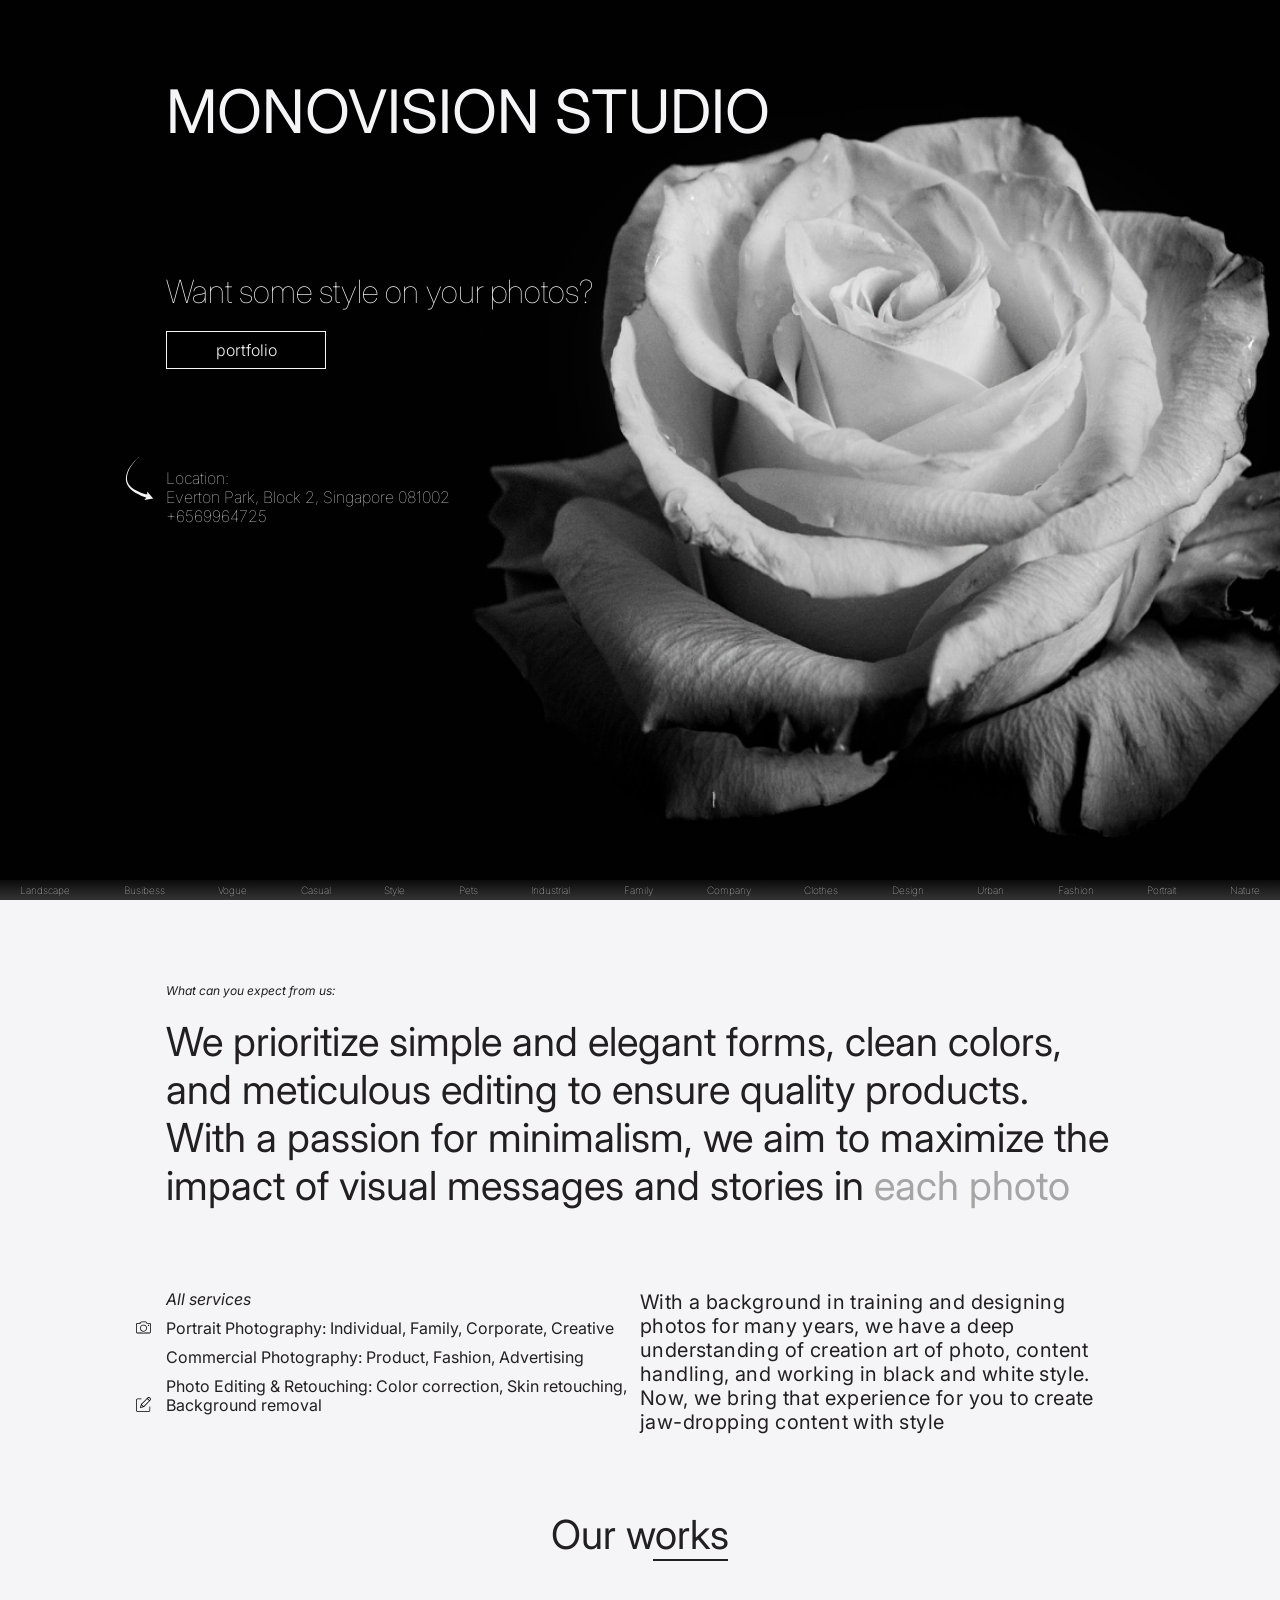
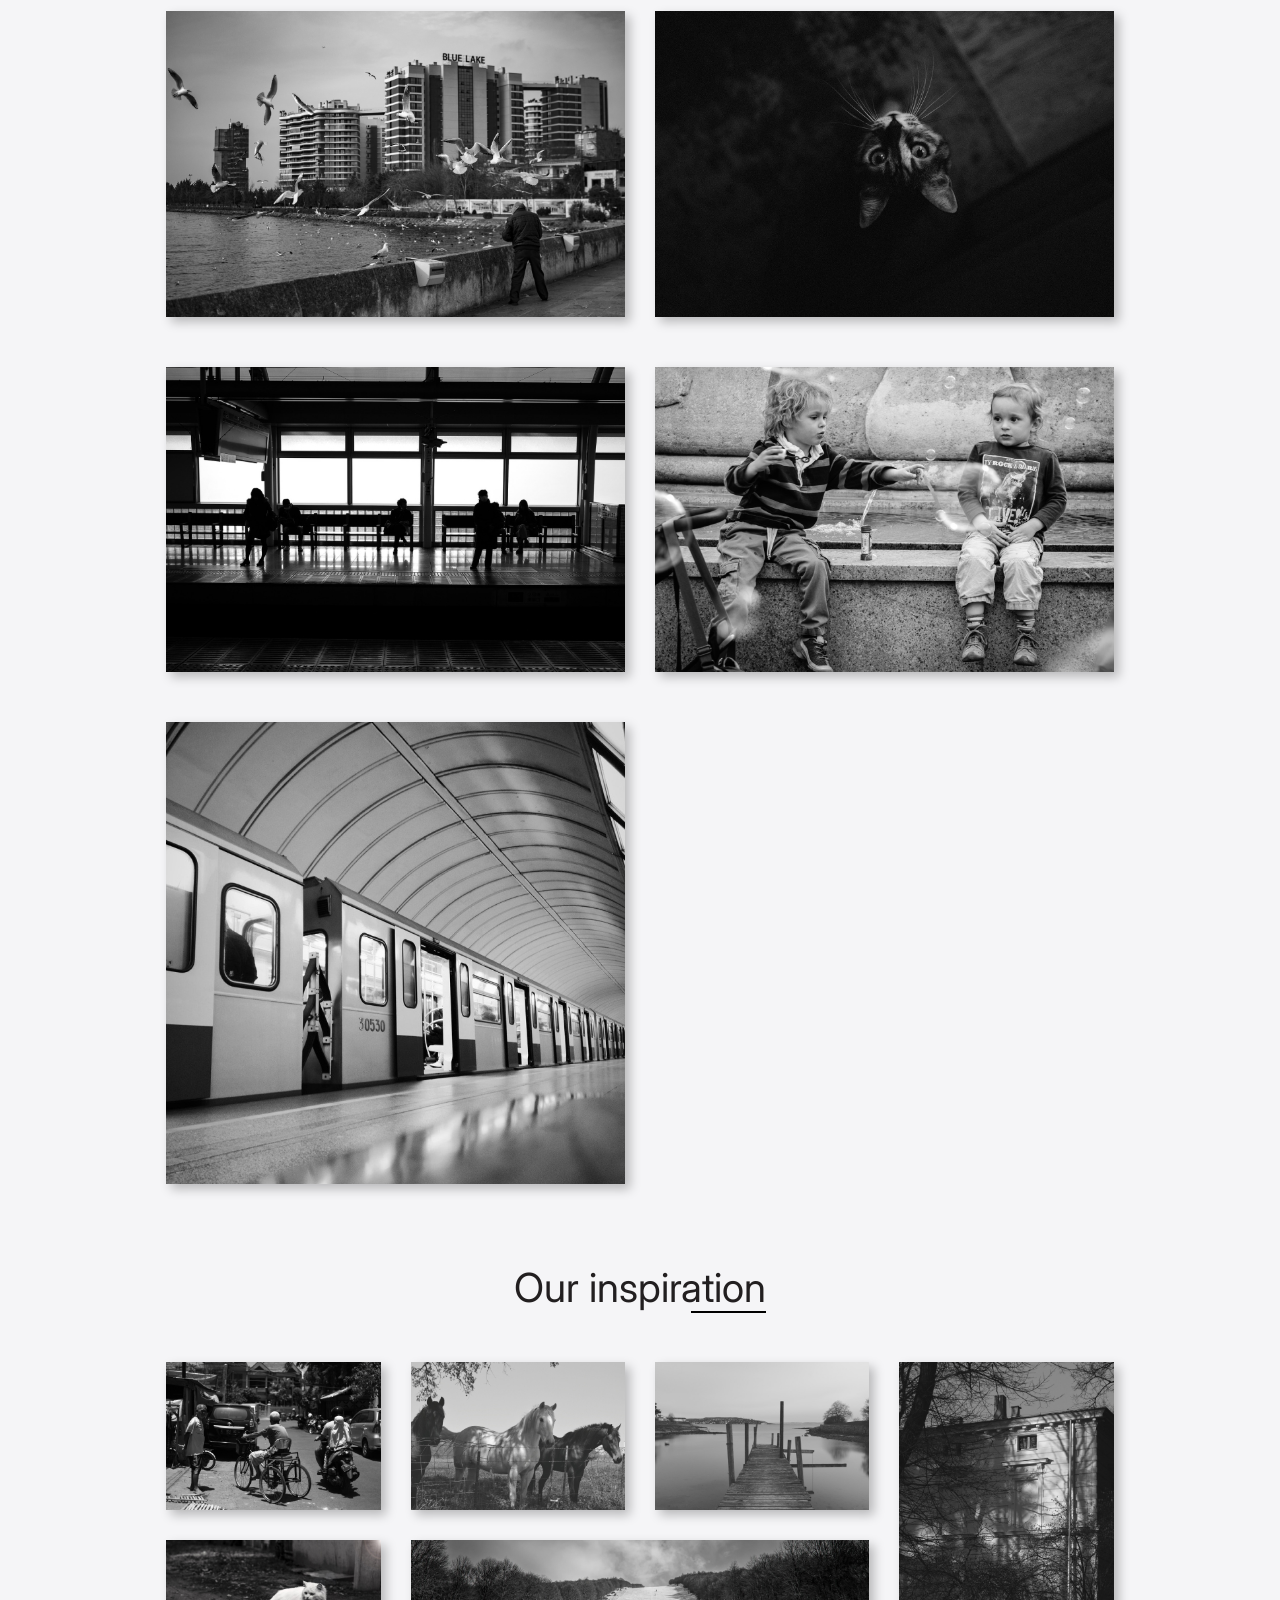
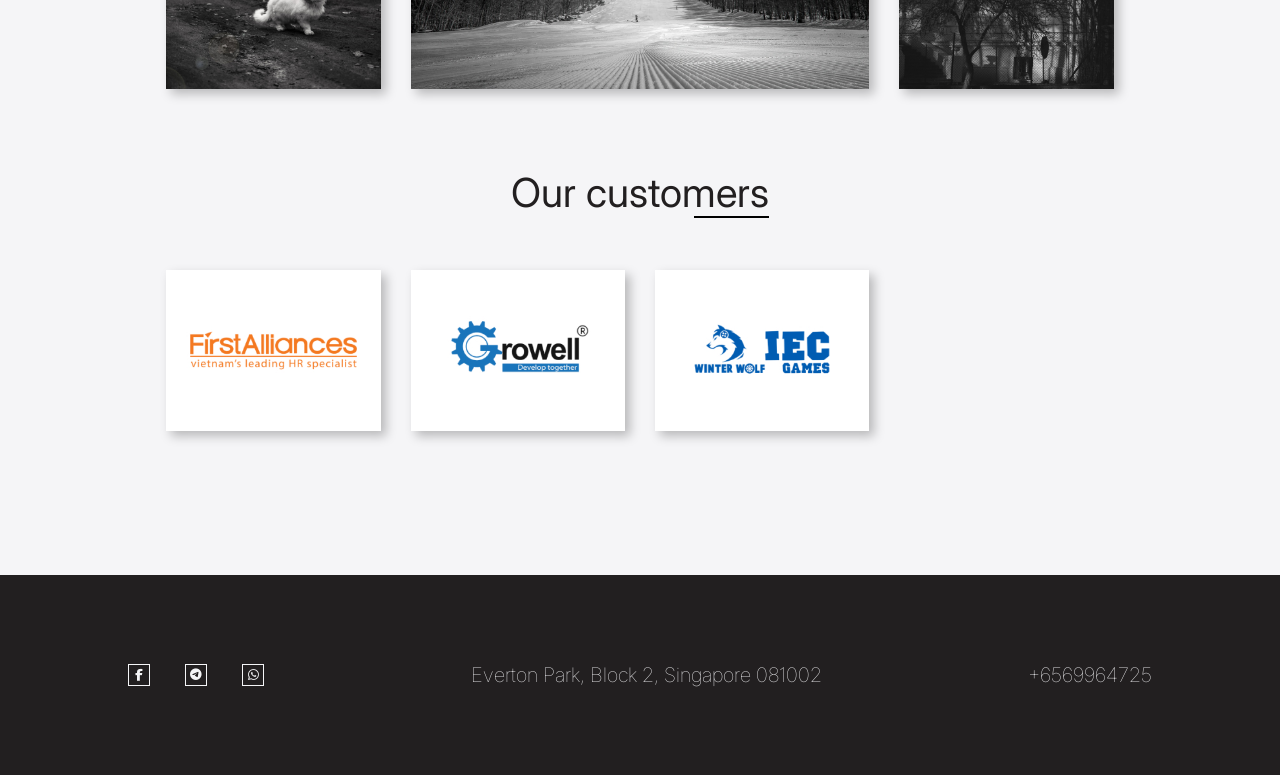
<file: index.html>
<!DOCTYPE html>
<html lang="en">
	<head>
		<meta charset="UTF-8" />
		<meta name="viewport" content="width=device-width, initial-scale=1.0" />
		<meta name="description" content="Website for Monovision Studio" />
		<meta name="author" content="Awesome student" />
		<title>Monovision Studio</title>
		<link rel="stylesheet" href="css/modern-normalize.min.css" />
		<link
			href="https://fonts.googleapis.com/css2?family=Inter:ital,opsz,wght@0,14..32,100..900;1,14..32,100..900&display=swap"
			rel="stylesheet"
		/>
		<!-- <link rel="stylesheet" href="css/fontello.css"> -->
		<link rel="icon" typy="image/x-icon" href="favicon.ico">
		<link rel="stylesheet" href="https://cdnjs.cloudflare.com/ajax/libs/font-awesome/6.5.0/css/all.min.css">
		<link rel="stylesheet" href="css/style.css" />
		<link rel="stylesheet" href="css/media.css">
	</head>
	<body>
		<main>
			<section class="promo">
				<div class="container">
					<h1 class="promo__title">
						Monovision Studio
					</h1>
					<h2 class="promo__subtitle">
						Want some style on your photos?
					</h2>
					<a href="#" class="btn">
						portfolio
					</a>
					<div class="promo__address">
						Location:
						<address>
							Everton Park, Block 2, Singapore 081002
						</address>
						<a href="tel:+6569964725">
								+6569964725
						</a>
					</div>
				</div>
				<ul class="keywords">
					<li>Landscape</li>
					<li>Busibess</li>
					<li>Vogue</li>
					<li>Casual</li>
					<li>Style</li>
					<li>Pets</li>
					<li>Industrial</li>
					<li>Family</li>
					<li>Company</li>
					<li>Clothes</li>
					<li>Design</li>
					<li>Urban</li>
					<li>Fashion</li>
					<li>Portrait</li>
					<li>Nature</li>
				</ul>
			</section>
			<section class="about">
				<div class="container">
					<h2 class="about__title">
						What can you expect from us:
					</h2>
					<p class="about__text">
						We prioritize simple and elegant forms, clean colors, and meticulous editing to ensure quality products. With a passion for minimalism, we aim to maximize the impact of visual messages and stories in <span>each photo</span>
					</p>
					<div class="about__services-types">
						<div class="about__services">
							<div class="about__services__subtitle">
								All services
							</div>
							<ul class="about__services-list">
								<li>Portrait Photography: Individual, Family, Corporate, Creative
								</li>
								<li>Commercial Photography: Product, Fashion, Advertising
								</li>
								<li>
								Photo Editing & Retouching: Color correction, Skin retouching, Background removal
								</li>
							</ul>			
						</div>
						<div class="about__services-text">
							With a background in training and designing photos for many years, we have a deep understanding of creation art of photo, content handling, and working in black and white style. 
							Now, we bring that experience for you to create jaw-dropping content with style
						</div>
					</div>
				</div>
			</section>
			<section class="works">
				<div class="container">
				<div class="title_wrapper">
					<h2 class="works__title">
					Our works
					</h2>
				</div>
					<div class="works__templates">
						<img src="img/works/bridge.jpg" alt="bridge" class="works__templates-pics">
						<img src="img/works/cat.jpg" alt="cat" class="works__templates-pics">
						<img src="img/works/train.jpg" alt="train" class="works__templates-pics">
						<img src="img/works/children.jpg" alt="children" class="works__templates-pics">
						<img src="img/works/underground.jpg" alt="underground" class="works__templates-pics">
					</div>
				</div>
			</section>
			<section class="inspiration">
				<div class="container">
					<h2 class="inspiration__title">
						<span>Our inspiration</span>
					</h2>
					<div class="inspiration__grid">
						<div class="inspiration__grid-item">
							<img src="img/inspiration/man.jpg" alt="man" class="inspiration__grid-img">
						</div>
						<div class="inspiration__grid-item">
							<img src="img/inspiration/horses.jpg" alt="horses" class="inspiration__grid-img">
						</div>
						<div class="inspiration__grid-item">
							<img src="img/inspiration/bridge.jpg" alt="bridge" class="inspiration__grid-img">
						</div>
						<div class="inspiration__grid-item">
							<img src="img/inspiration/cat.jpg" alt="cat" class="inspiration__grid-img">
						</div>
						<div class="inspiration__grid-item wide">
							<img src="img/inspiration/sky.jpg" alt="sky" class="inspiration__grid-img">
						</div>
						<div class="inspiration__grid-item tall">
							<img src="img/inspiration/tenement.jpg" alt="tenement" class="inspiration__grid-img">
						</div>
					</div>
				</div>
			</section>
			<section class="customers">
				<div class="container">
					<h2 class="customers__title">
						<span>Our customers</span>
					</h2>
					<div class="customers__wrapper">
						<div class="customers__wrapper-item">
							<img src="logo/logo-first-alliances.jpg" alt="FirstAlliances_logo" class="customers__wrapper-img">
						</div>
						<div class="customers__wrapper-item">
							<img src="logo/logo-growell.jpg" alt="Growell_logo" class="customers__wrapper-img">
						</div>
						<div class="customers__wrapper-item">
							<img src="logo/logo-iec-winter-wolf.jpg" alt="IEC_logo" class="customers__wrapper-img">
						</div>
					</div>
				</div>
			</section>
			<footer class="footer">
				<div class="footer__container">
					<div class="footer__flex-wrapper">
						<div class="footer__social-media">
							<a href="#" class="footer__social-media-frame">
								<!-- <img src="icons/facebook.svg" alt="facebook" class="footer__social-media-logo"> -->
								 <!-- <span class="icon-facebook"></span> -->
								  <i class="fa-brands fa-facebook-f"></i>
							</a>
							<a href="#" class="footer__social-media-frame">
								<!-- <img src="icons/tg.svg" alt="telegram" class="footer__social-media-logo"> -->
								 <!-- <span class="icon-telegram"></span> -->
								  <i class="fa-brands fa-telegram"></i>
							</a>
							<a href="#" class="footer__social-media-frame">
								<!-- <img src="icons/whatsapp.svg" alt="whatsapp" class="footer__social-media-logo"> -->
								 <!-- <span class="icon-whatsapp"></span> -->
								  <i class="fa-brands fa-whatsapp"></i>
							</a>
							
						</div>
					<address>
						Everton Park, Block 2, Singapore 081002
					</address>
					<a href="tel:+6569964725" class="footer__number">+6569964725</a>
					</div>
				</div>
			</footer>
		</main>
	</body>
</html>
</file>
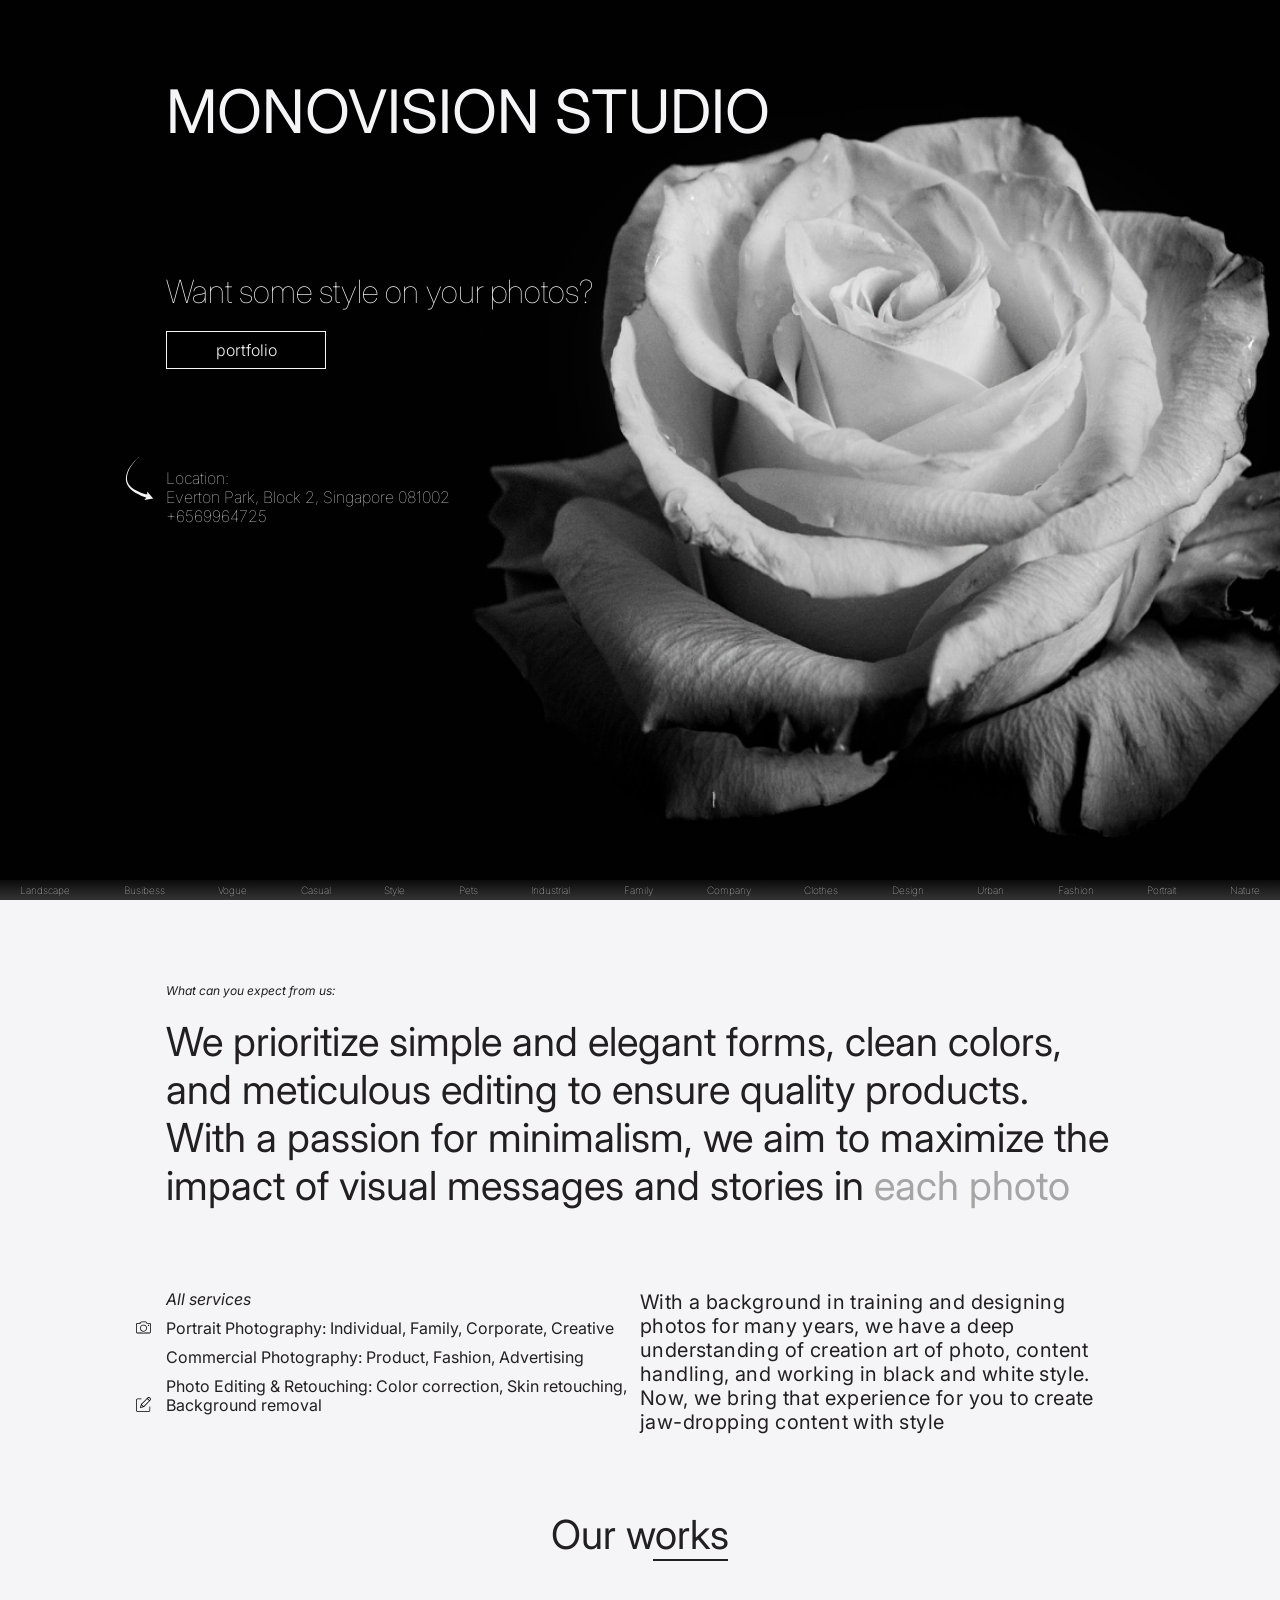
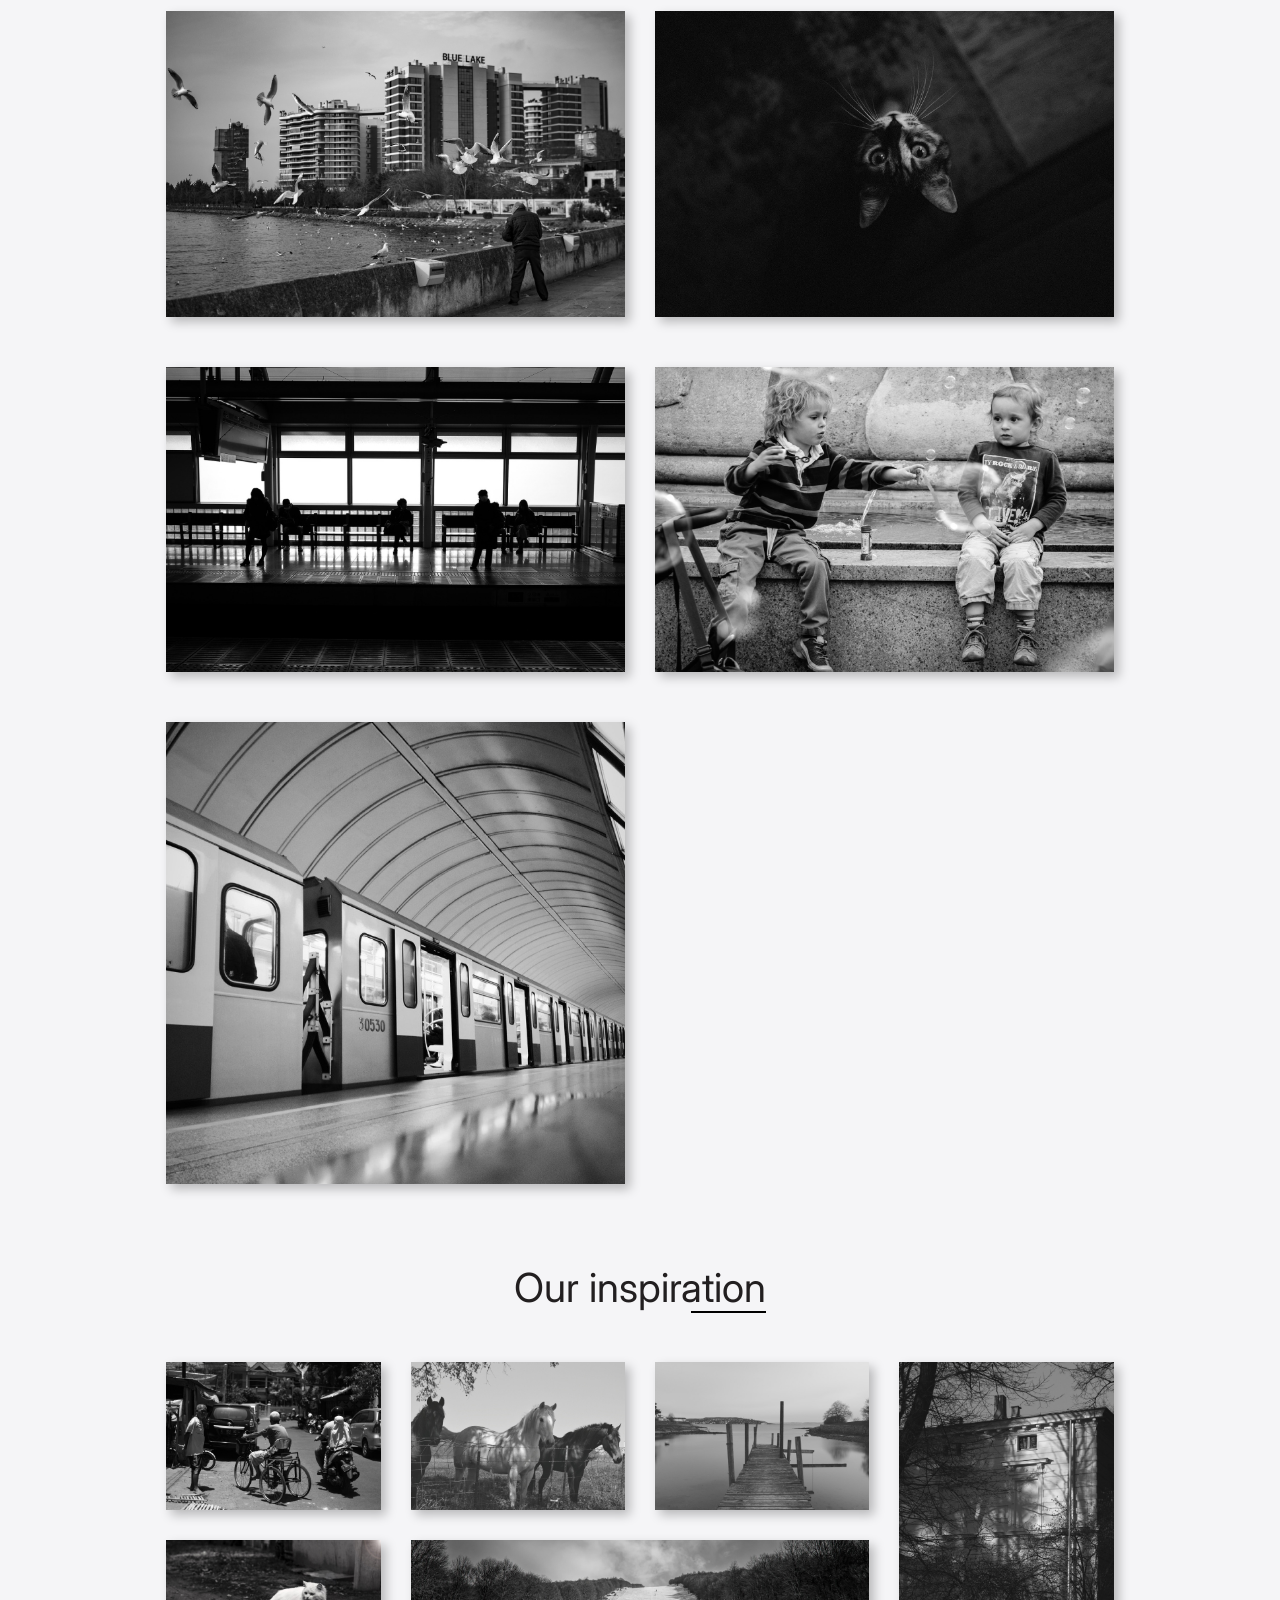
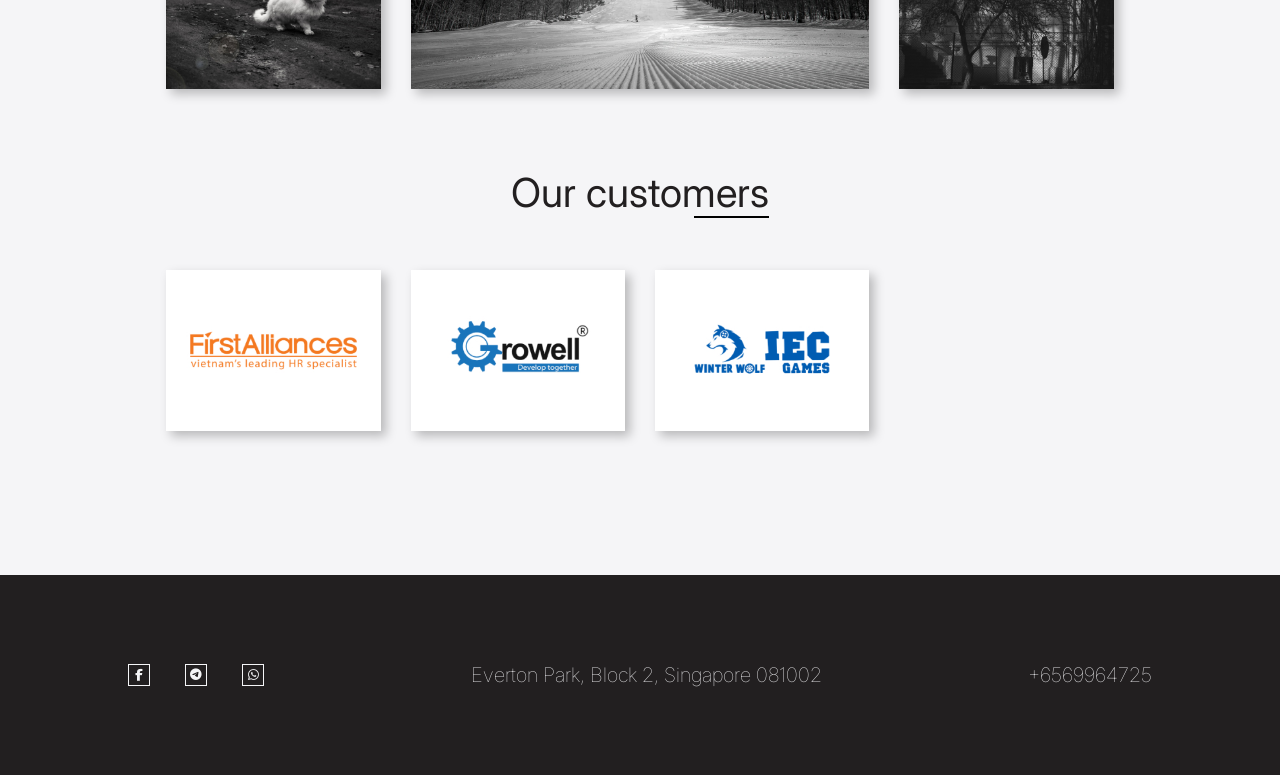
<file: src/index.html>
<!DOCTYPE html>
<html lang="en">
	<head>
		<meta charset="UTF-8" />
		<meta name="viewport" content="width=device-width, initial-scale=1.0" />
		<meta name="description" content="Website for Monovision Studio" />
		<meta name="author" content="Awesome student" />
		<title>Monovision Studio</title>
		<link rel="stylesheet" href="css/modern-normalize.min.css" />
		<link
			href="https://fonts.googleapis.com/css2?family=Inter:ital,opsz,wght@0,14..32,100..900;1,14..32,100..900&display=swap"
			rel="stylesheet"
		/>
		<!-- <link rel="stylesheet" href="css/fontello.css"> -->
		 <link rel="stylesheet" href="https://cdnjs.cloudflare.com/ajax/libs/font-awesome/6.5.0/css/all.min.css">
		<link rel="stylesheet" href="css/style.css" />
		<link rel="stylesheet" href="css/media.css">
	</head>
	<body>
		<main>
			<section class="promo">
				<div class="container">
					<h1 class="promo__title">
						Monovision Studio
					</h1>
					<h2 class="promo__subtitle">
						Want some style on your photos?
					</h2>
					<a href="#" class="btn">
						portfolio
					</a>
					<div class="promo__address">
						Location:
						<address>
							Everton Park, Block 2, Singapore 081002
						</address>
						<a href="tel:+6569964725">
								+6569964725
						</a>
					</div>
				</div>
				<ul class="keywords">
					<li>Landscape</li>
					<li>Busibess</li>
					<li>Vogue</li>
					<li>Casual</li>
					<li>Style</li>
					<li>Pets</li>
					<li>Industrial</li>
					<li>Family</li>
					<li>Company</li>
					<li>Clothes</li>
					<li>Design</li>
					<li>Urban</li>
					<li>Fashion</li>
					<li>Portrait</li>
					<li>Nature</li>
				</ul>
			</section>
			<section class="about">
				<div class="container">
					<h2 class="about__title">
						What can you expect from us:
					</h2>
					<p class="about__text">
						We prioritize simple and elegant forms, clean colors, and meticulous editing to ensure quality products. With a passion for minimalism, we aim to maximize the impact of visual messages and stories in <span>each photo</span>
					</p>
					<div class="about__services-types">
						<div class="about__services">
							<div class="about__services__subtitle">
								All services
							</div>
							<ul class="about__services-list">
								<li>Portrait Photography: Individual, Family, Corporate, Creative
								</li>
								<li>Commercial Photography: Product, Fashion, Advertising
								</li>
								<li>
								Photo Editing & Retouching: Color correction, Skin retouching, Background removal
								</li>
							</ul>			
						</div>
						<div class="about__services-text">
							With a background in training and designing photos for many years, we have a deep understanding of creation art of photo, content handling, and working in black and white style. 
							Now, we bring that experience for you to create jaw-dropping content with style
						</div>
					</div>
				</div>
			</section>
			<section class="works">
				<div class="container">
				<div class="title_wrapper">
					<h2 class="works__title">
					Our works
					</h2>
				</div>
					<div class="works__templates">
						<img src="img/works/bridge.jpg" alt="bridge" class="works__templates-pics">
						<img src="img/works/cat.jpg" alt="cat" class="works__templates-pics">
						<img src="img/works/train.jpg" alt="train" class="works__templates-pics">
						<img src="img/works/children.jpg" alt="children" class="works__templates-pics">
						<img src="img/works/underground.jpg" alt="underground" class="works__templates-pics">
					</div>
				</div>
			</section>
			<section class="inspiration">
				<div class="container">
					<h2 class="inspiration__title">
						<span>Our inspiration</span>
					</h2>
					<div class="inspiration__grid">
						<div class="inspiration__grid-item">
							<img src="img/inspiration/man.jpg" alt="man" class="inspiration__grid-img">
						</div>
						<div class="inspiration__grid-item">
							<img src="img/inspiration/horses.jpg" alt="horses" class="inspiration__grid-img">
						</div>
						<div class="inspiration__grid-item">
							<img src="img/inspiration/bridge.jpg" alt="bridge" class="inspiration__grid-img">
						</div>
						<div class="inspiration__grid-item">
							<img src="img/inspiration/cat.jpg" alt="cat" class="inspiration__grid-img">
						</div>
						<div class="inspiration__grid-item wide">
							<img src="img/inspiration/sky.jpg" alt="sky" class="inspiration__grid-img">
						</div>
						<div class="inspiration__grid-item tall">
							<img src="img/inspiration/tenement.jpg" alt="tenement" class="inspiration__grid-img">
						</div>
					</div>
				</div>
			</section>
			<section class="customers">
				<div class="container">
					<h2 class="customers__title">
						<span>Our customers</span>
					</h2>
					<div class="customers__wrapper">
						<div class="customers__wrapper-item">
							<img src="logo/logo-first-alliances.jpg" alt="FirstAlliances_logo" class="customers__wrapper-img">
						</div>
						<div class="customers__wrapper-item">
							<img src="logo/logo-growell.jpg" alt="Growell_logo" class="customers__wrapper-img">
						</div>
						<div class="customers__wrapper-item">
							<img src="logo/logo-iec-winter-wolf.jpg" alt="IEC_logo" class="customers__wrapper-img">
						</div>
					</div>
				</div>
			</section>
			<footer class="footer">
				<div class="footer__container">
					<div class="footer__flex-wrapper">
						<div class="footer__social-media">
							<a href="#" class="footer__social-media-frame">
								<!-- <img src="icons/facebook.svg" alt="facebook" class="footer__social-media-logo"> -->
								 <!-- <span class="icon-facebook"></span> -->
								  <i class="fa-brands fa-facebook-f"></i>
							</a>
							<a href="#" class="footer__social-media-frame">
								<!-- <img src="icons/tg.svg" alt="telegram" class="footer__social-media-logo"> -->
								 <!-- <span class="icon-telegram"></span> -->
								  <i class="fa-brands fa-telegram"></i>
							</a>
							<a href="#" class="footer__social-media-frame">
								<!-- <img src="icons/whatsapp.svg" alt="whatsapp" class="footer__social-media-logo"> -->
								 <!-- <span class="icon-whatsapp"></span> -->
								  <i class="fa-brands fa-whatsapp"></i>
							</a>
							
						</div>
					<address>
						Everton Park, Block 2, Singapore 081002
					</address>
					<a href="tel:+6569964725" class="footer__number">+6569964725</a>
					</div>
				</div>
			</footer>
		</main>
	</body>
</html>
</file>
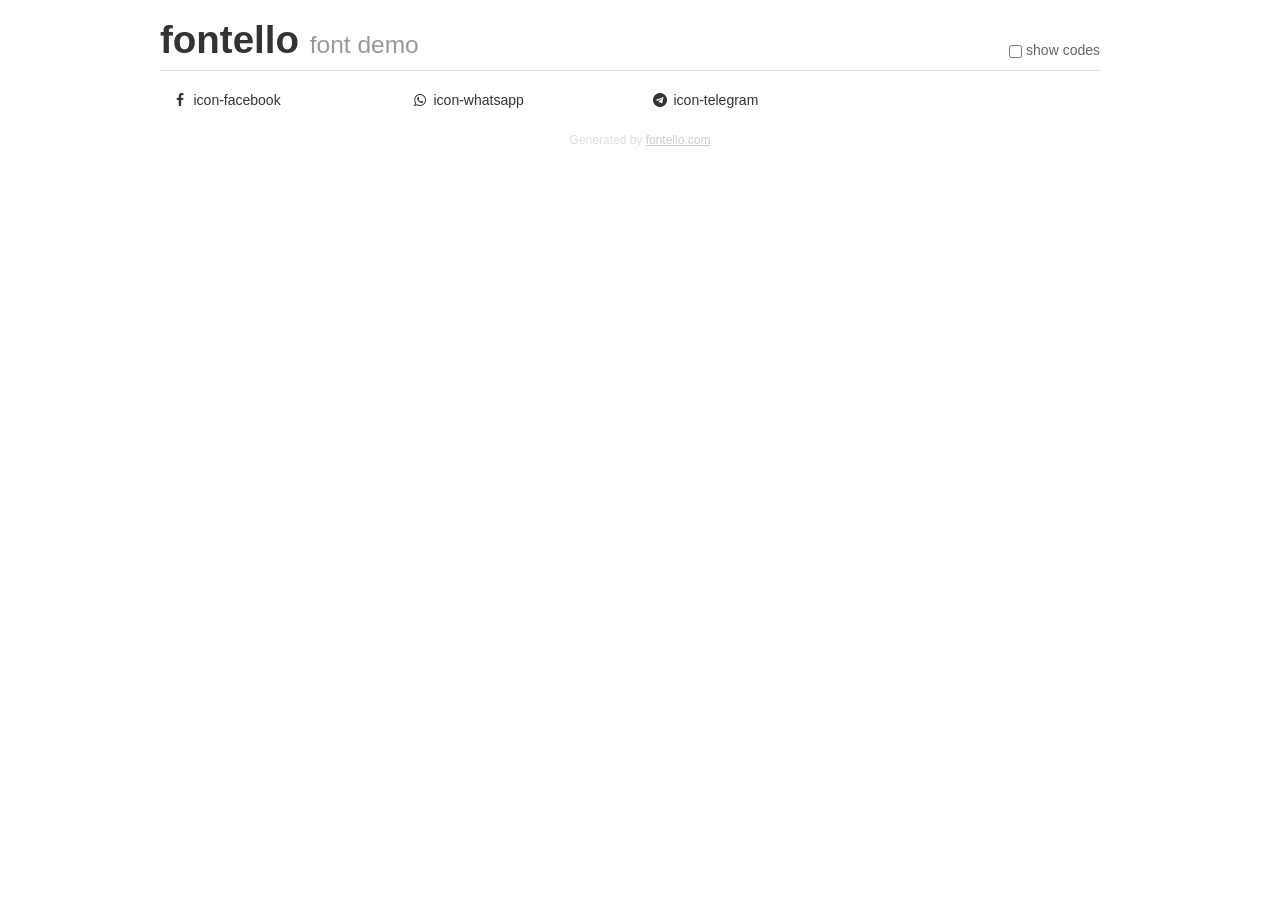
<file: fonts/fontello-4773d98a/demo.html>
<!DOCTYPE html>
<html>
  <head>
  <!--[if lt IE 9]><script language="javascript" type="text/javascript" src="//html5shim.googlecode.com/svn/trunk/html5.js"></script><![endif]-->
  <meta charset="UTF-8">
  <style>
    html {
      font-size: 100%;
      -webkit-text-size-adjust: 100%;
      -ms-text-size-adjust: 100%;
    }
    a:focus {
      outline: thin dotted #333;
      outline: 5px auto -webkit-focus-ring-color;
      outline-offset: -2px;
    }
    a:hover,
    a:active {
      outline: 0;
    }
    input {
      margin: 0;
      font-size: 100%;
      vertical-align: middle;
      *overflow: visible;
      line-height: normal;
    }
    input::-moz-focus-inner {
      padding: 0;
      border: 0;
    }
    body {
      margin: 0;
      font-family: "Helvetica Neue", Helvetica, Arial, sans-serif;
      font-size: 14px;
      line-height: 20px;
      color: #333;
      background-color: #fff;
    }
    a {
      color: #08c;
      text-decoration: none;
    }
    a:hover {
      color: #005580;
      text-decoration: underline;
    }
    .row {
      margin-left: -20px;
      *zoom: 1;
    }
    .row:before,
    .row:after {
      display: table;
      content: "";
      line-height: 0;
    }
    .row:after {
      clear: both;
    }
    .span3 {
      float: left;
      min-height: 1px;
      margin-left: 20px;
      width: 220px;
    }
    .container {
      width: 940px;
      margin-right: auto;
      margin-left: auto;
      *zoom: 1;
    }
    .container:before,
    .container:after {
      display: table;
      content: "";
      line-height: 0;
    }
    .container:after {
      clear: both;
    }
    small {
      font-size: 85%;
    }
    h1 {
      margin: 10px 0;
      font-family: inherit;
      font-weight: bold;
      line-height: 20px;
      color: inherit;
      text-rendering: optimizelegibility;
      line-height: 40px;
      font-size: 38.5px;
    }
    h1 small {
      font-weight: normal;
      line-height: 1;
      color: #999;
      font-size: 24.5px;
    }

    body {
      margin-top: 90px;
    }
    .header {
      position: fixed;
      top: 0;
      left: 50%;
      margin-left: -480px;
      background-color: #fff;
      border-bottom: 1px solid #ddd;
      padding-top: 10px;
      z-index: 10;
    }
    .footer {
      color: #ddd;
      font-size: 12px;
      text-align: center;
      margin-top: 20px;
    }
    .footer a {
      color: #ccc;
      text-decoration: underline;
    }
    .the-icons {
      font-size: 14px;
      line-height: 24px;
    }
    .switch {
      position: absolute;
      right: 0;
      bottom: 10px;
      color: #666;
    }
    .switch input {
      margin-right: 0.3em;
    }
    .codesOn .i-name {
      display: none;
    }
    .codesOn .i-code {
      display: inline;
    }
    .i-code {
      display: none;
    }
    @font-face {
      font-family: 'fontello';
      src: url('./font/fontello.eot?11499815');
      src: url('./font/fontello.eot?11499815#iefix') format('embedded-opentype'),
           url('./font/fontello.woff?11499815') format('woff'),
           url('./font/fontello.ttf?11499815') format('truetype'),
           url('./font/fontello.svg?11499815#fontello') format('svg');
      font-weight: normal;
      font-style: normal;
    }
    .demo-icon {
      font-family: "fontello";
      font-style: normal;
      font-weight: normal;
      speak: never;
     
      display: inline-block;
      text-decoration: inherit;
      width: 1em;
      margin-right: .2em;
      text-align: center;
      /* opacity: .8; */
     
      /* For safety - reset parent styles, that can break glyph codes*/
      font-variant: normal;
      text-transform: none;
     
      /* fix buttons height, for twitter bootstrap */
      line-height: 1em;
     
      /* Animation center compensation - margins should be symmetric */
      /* remove if not needed */
      margin-left: .2em;
     
      /* You can be more comfortable with increased icons size */
      /* font-size: 120%; */
     
      /* Font smoothing. That was taken from TWBS */
      -webkit-font-smoothing: antialiased;
      -moz-osx-font-smoothing: grayscale;
     
      /* Uncomment for 3D effect */
      /* text-shadow: 1px 1px 1px rgba(127, 127, 127, 0.3); */
    }
    </style>
    <link rel="stylesheet" href="css/animation.css"><!--[if IE 7]><link rel="stylesheet" href="css/" + font.fontname + "-ie7.css"><![endif]-->
    <script>
      function toggleCodes(on) {
        var obj = document.getElementById('icons');
      
        if (on) {
          obj.className += ' codesOn';
        } else {
          obj.className = obj.className.replace(' codesOn', '');
        }
      }
    </script>
  </head>
  <body>
    <div class="container header">
      <h1>fontello <small>font demo</small></h1>
      <label class="switch">
        <input type="checkbox" onclick="toggleCodes(this.checked)">show codes
      </label>
    </div>
    <div class="container" id="icons">
      <div class="row">
        <div class="span3" title="Code: 0xf09a">
          <i class="demo-icon icon-facebook">&#xf09a;</i> <span class="i-name">icon-facebook</span><span class="i-code">0xf09a</span>
        </div>
        <div class="span3" title="Code: 0xf232">
          <i class="demo-icon icon-whatsapp">&#xf232;</i> <span class="i-name">icon-whatsapp</span><span class="i-code">0xf232</span>
        </div>
        <div class="span3" title="Code: 0xf2c6">
          <i class="demo-icon icon-telegram">&#xf2c6;</i> <span class="i-name">icon-telegram</span><span class="i-code">0xf2c6</span>
        </div>
      </div>
    </div>
    <div class="container footer">Generated by <a href="https://fontello.com">fontello.com</a></div>
  </body>
</html>
</file>
<file: css/fontello.css>
@font-face {
  font-family: 'fontello';
  src: url('../font/fontello.eot?96937520');
  src: url('../font/fontello.eot?96937520#iefix') format('embedded-opentype'),
       url('../font/fontello.woff2?96937520') format('woff2'),
       url('../font/fontello.woff?96937520') format('woff'),
       url('../font/fontello.ttf?96937520') format('truetype'),
       url('../font/fontello.svg?96937520#fontello') format('svg');
  font-weight: normal;
  font-style: normal;
}
/* Chrome hack: SVG is rendered more smooth in Windozze. 100% magic, uncomment if you need it. */
/* Note, that will break hinting! In other OS-es font will be not as sharp as it could be */
/*
@media screen and (-webkit-min-device-pixel-ratio:0) {
  @font-face {
    font-family: 'fontello';
    src: url('../font/fontello.svg?96937520#fontello') format('svg');
  }
}
*/
[class^="icon-"]:before, [class*=" icon-"]:before {
  font-family: "fontello";
  font-style: normal;
  font-weight: normal;
  speak: never;

  display: inline-block;
  text-decoration: inherit;
  width: 1em;
  margin-right: .2em;
  text-align: center;
  /* opacity: .8; */

  /* For safety - reset parent styles, that can break glyph codes*/
  font-variant: normal;
  text-transform: none;

  /* fix buttons height, for twitter bootstrap */
  line-height: 1em;

  /* Animation center compensation - margins should be symmetric */
  /* remove if not needed */
  margin-left: .2em;

  /* you can be more comfortable with increased icons size */
  /* font-size: 120%; */

  /* Font smoothing. That was taken from TWBS */
  -webkit-font-smoothing: antialiased;
  -moz-osx-font-smoothing: grayscale;

  /* Uncomment for 3D effect */
  /* text-shadow: 1px 1px 1px rgba(127, 127, 127, 0.3); */
}

.icon-facebook:before { content: '\f09a'; } /* '' */
.icon-whatsapp:before { content: '\f232'; } /* '' */
.icon-telegram:before { content: '\f2c6'; } /* '' */
</file>
<file: css/style.css>
/* @import url('media.css'); */

h1,
h2,
h3,
h4,
h5,
figure,
p,
ol,
ul {
	margin: 0;
}

ol[role="list"],
ul[role="list"] {
	list-style: none;
	padding-inline: 0;
}

h1,
h2,
h3,
h4,
h5 {
	font-size: inherit;
	font-weight: inherit;
}

img {
	display: block;
	max-inline-size: 100%;
}

html {
	font-family: "Inter", sans-serif;
	scroll-behavior: smooth;
}

:root {
	--light-color: #f5f5f7;
	--dark-color: #221f20;
	--container-padding-inline: 13%;
	--footer-padding-inline: 10%;
}

.container {
	padding: 0 var(--container-padding-inline);
}

.promo {
	position: relative;
	min-height: 100vh;
	background: url("../img/main_bg.jpg") center center / cover no-repeat;
	padding-top: 75px;
}

.promo__title {
	font-family: "Inter", sans-serif;
	font-style: normal;
	font-weight: 400;
	font-size: 60px;
	line-height: 73px;
	text-transform: uppercase;
	color: var(--light-color, #f5f5f7);
}

.promo__subtitle {
	padding-top: 124px;
	font-family: "Inter", sans-serif;
	font-style: normal;
	font-weight: 100;
	font-size: 32px;
	line-height: 39px;
	color: var(--light-color, #f5f5f7);
}

.promo__address {
	position: relative;
	padding-top: 100px;
	font-family: "Inter", sans-serif;
	font-style: normal;
	font-weight: 100;
	font-size: 16px;
	line-height: 19px;
	color: #f5f5f7;
}

.promo__address address {
	font-family: "Inter", sans-serif;
	font-style: normal;
	font-weight: 100;
	font-size: 16px;
	line-height: 19px;
	color: inherit;
}

.promo__address::before {
	content: "";
	display: block;
	width: 40px;
	height: 49px;
	background: url("../icons/arrow.svg");
	position: absolute;
	left: -45px;
	bottom: 23px;
}

.promo__address a {
	font-family: "Inter", sans-serif;
	font-style: normal;
	font-weight: 100;
	font-size: 16px;
	line-height: 19px;
	color: inherit;
	text-decoration: none;
}

.btn {
	display: flex;
	justify-content: center;
	align-items: center;
	text-align: center;
	margin-top: 20px;
	text-decoration: none;
	width: 160px;
	min-height: 38px;
	padding: 3px 10px;
	border: 1px solid var(--light-color, #f5f5f7);
	font-size: 16px;
	font-weight: 300;
	color: var(--light-color, #f5f5f7);
	background-color: #000;
	cursor: pointer;
	transition: all 0.3s ease-out;
}

.btn:hover {
	filter: drop-shadow(5px 5px 10px rgba(255, 255, 255, 0.62));
	font-style: normal;
	font-weight: 600;
	line-height: 19px;
}

.keywords {
	display: flex;
	justify-content: space-between;
	align-items: center;
	gap: 5px;
	position: absolute;
	bottom: 0;
	width: 100%;
	height: 20px;
	padding: 0 360px;
	background: linear-gradient(
		180deg,
		rgba(255, 255, 255, 0.04) 0%,
		rgba(255, 255, 255, 0.12) 50%,
		rgba(255, 255, 255, 0.2) 100%
	);
}

.keywords li {
	list-style-type: none;
	color: var(--light-color);
	font-size: 10px;
	font-weight: 100;
	line-height: 12px;
}

.about {
	background-color: var(--light-color);
	padding-top: 83px;
}

.about__title {
	font-style: italic;
	font-weight: 400;
	font-size: 12px;
	line-height: 15px;
	color: var(--dark-color);
}

.about__text {
	padding-top: 20px;
	/* max-width: 1100px;
	min-height: 192px; */
	font-style: normal;
	font-weight: 400;
	font-size: 40px;
	line-height: 48px;
	color: var(--dark-color);
}

.about__text span {
	color: #a5a5a5;
}

.about__services-types {
	padding-top: 80px;
	display: flex;
	justify-content: space-between;
}

.about__services-types .about__services {
	max-width: 50%;
}

.about__services-types .about__services-text {
	max-width: 50%;
	align-self: end;
	font-style: normal;
	font-weight: 400;
	font-size: 20px;
	line-height: 24px;
	letter-spacing: 0.02em;
	color: var(--dark-color);
}

.about__services-types .about__services-text::selection {
	background-color: rgba(143, 139, 139, 0.62);
}

.about__services-types .about__services__subtitle {
	font-style: italic;
	font-weight: 400;
	font-size: 16px;
	line-height: 19px;
	color: var(--dark-color);
}

.about__services-types ul {
	/* margin-top: 20px; */
	padding-left: 0;
	position: relative;
}

.about__services-types ul li {
	list-style-type: none;
	padding-top: 10px;
	font-style: normal;
	font-weight: 400;
	font-size: 16px;
	line-height: 19px;
	color: var(--dark-color);
}

.about__services-types ul li:first-child::before {
	content: "";
	display: block;
	width: 15px;
	height: 15px;
	background: url("../icons/camera.svg");
	position: absolute;
	left: -30px;
	top: 11px;
}

.about__services-types ul li:nth-child(3)::before {
	content: "";
	display: block;
	width: 15px;
	height: 15px;
	background: url("../icons/edit.svg");
	position: absolute;
	left: -30px;
	bottom: 3px;
}

.works {
	padding-top: 77px;
	background-color: var(--light-color);
}

.works .title_wrapper {
	margin: 0 auto;
}

.works__title {
	margin: 0 auto;
	width: 194px;
	text-align: center;
	font-style: normal;
	font-weight: 400;
	font-size: 40px;
	line-height: 48px;
	color: var(--dark-color);
}

.works__title::after {
	content: "";
	display: block;
	margin-left: 110px;
	width: 75px;
	height: 2px;
	background-color: var(--dark-color);
}

.works__templates {
	margin-top: 50px;
	display: grid;
	grid-template-columns: repeat(2, minmax(auto, 1fr));
	grid-template-rows: repeat(auto-fill, 1fr);
	column-gap: 30px;
	row-gap: 50px;
}

.works__templates .works__templates-pics {
	width: 100%;
	box-shadow: 5px 5px 10px rgba(0, 0, 0, 0.25);
}

.inspiration {
	background-color: var(--light-color);
}

.inspiration__title {
	padding-top: 80px;
	text-align: center;
	font-style: normal;
	font-weight: 400;
	font-size: 40px;
	line-height: 48px;
	color: var(--dark-color);
}

.inspiration__title span {
	position: relative;
}

.inspiration__title span::after {
	content: "";
	display: block;
	position: absolute;
	bottom: -1px;
	right: 0;
	width: 75px;
	height: 2px;
	background-color: #000;
}

.inspiration__grid {
	margin-top: 50px;
	display: grid;
	grid-template-columns: repeat(4, minmax(auto, 1fr));
	grid-template-rows: minmax(auto, 1fr);
	grid-auto-rows: minmax(auto, 1fr);
	gap: 30px;
}

.inspiration__grid-img {
	width: 100%;
	height: 100%;
	box-shadow: 5px 5px 10px rgba(0, 0, 0, 0.25);
	object-fit: cover;
}

.wide {
	grid-column: 2 / span 2;
	grid-row: 2;
}

.tall {
	grid-column: 4;
	grid-row: 1 / span 2;
}

.customers {
	background-color: var(--light-color);
	padding: 80px 0 144px 0;
}

.customers__title {
	text-align: center;
	font-style: normal;
	font-weight: 400;
	font-size: 40px;
	line-height: 48px;
	color: var(--dark-color);
}

.customers__title span {
	position: relative;
}

.customers__title span::after {
	content: "";
	display: block;
	position: absolute;
	bottom: -1px;
	right: 0;
	width: 75px;
	height: 2px;
	background-color: #000;
}

.customers__wrapper {
	padding-top: 53px;
	display: grid;
	grid-template-columns: repeat(4, minmax(auto, 1fr));
	grid-auto-columns: minmax(auto, 1fr);
	grid-auto-rows: minmax(auto, 1fr);
	gap: 30px;
}

.customers__wrapper-img {
	width: 100%;
	cursor: pointer;
}

.customers__wrapper-item {
	box-shadow: 5px 5px 10px rgba(0, 0, 0, 0.25);
}

footer {
	background-color: var(--dark-color);
}

.footer__container {
	padding: 0 var(--footer-padding-inline);
}

.footer__flex-wrapper {
	display: flex;
	justify-content: space-between;
	align-items: center;
	flex-wrap: wrap;
}

.footer__social-media {
	display: flex;
	justify-content: space-between;
	align-items: center;
	flex-wrap: wrap;
	gap: 35px;
	padding: 88px 0 88px 0;
}

.footer__social-media-frame {
	display: flex;
	justify-content: center;
	align-items: center;
	width: 22px;
	height: 22px;
	border: 1px solid var(--light-color);
	text-decoration: none;
}

.footer__social-media-frame i {
	color: var(--light-color);
	font-size: 12px;
}

.footer__flex-wrapper address {
	max-width: 386px;
	font-style: normal;
	font-weight: 100;
	font-size: 20px;
	line-height: 24px;
	color: var(--light-color, #f5f5f7);
	padding: 88px 0 88px 0;
}

.footer__number {
	font-style: normal;
	font-weight: 100;
	font-size: 20px;
	line-height: 24px;
	color: var(--light-color, #f5f5f7);
	text-decoration: none;
	padding: 88px 0 88px 0;
}
</file>
<file: css/media.css>
@media (max-width: 1440px) {
  .keywords {
    padding: 0 20px;
  }
}

@media (max-width: 768px) {

  :root {
	 --container-padding-inline: 6%;
	 --footer-padding-inline: 6%;
  }

  .keywords li {
   display: none;
  }

  .keywords li:nth-child(-n +9) {
   display: list-item;
  }

  .promo__title {
    font-size: 48px;
  }
  
 .promo__address::before {
   left: -40px;
 }

 .about__text {
	/* max-width: 676px;
	min-height: 116px; */
	font-size: 24px;
  line-height: 29px;
}

.about__services-types {
  flex-direction: column;
  justify-content: start;
}

.about__services-types .about__services-text {
  padding-top: 40px;
  max-width: 100%;
}

.about__services {
  min-width: 100%;
}

.inspiration__grid {
	margin-top: 43px;
	display: grid;
	grid-template-columns: repeat(2, minmax(auto, 1fr));
	column-gap: 20px;
  row-gap: 30px;
}

.tall {
	grid-column: 2;
	grid-row: 2 / span 2;
}

.wide {
	grid-column: 1 / span 2;
  grid-row: 4;
}

.footer {
  padding: 35px 0 40px 0;
}

.footer__flex-wrapper {
  flex-direction: column;
  align-items: flex-start;
}

.footer__social-media {
  padding: 0;
}

.footer address {
  padding: 35px 0 0 0;
}

.footer__number {
  padding: 30px 0 0 0;
}

}

@media (max-width: 576px) {

  :root {
    --container-padding-inline: 15px;
    --footer-padding-inline: 15px;
  }

  .promo {
    padding-top: 50px;
    min-height: 500px;
  }

  .promo__title {
    font-size: 24px;
    line-height: 31px;
  }

  .promo__subtitle {
    font-size: 16px;
    padding-top: 35px;
    line-height: 19px;
  }

  .btn {
    max-width: 120px;
    max-height: 30px;
    font-size: 14px;
    margin-top: 20px;
  }

  .keywords li:nth-last-child(-n +11) {
    display: none;
  }

  .promo__address {
    padding: 233px 0 30px;
  }

  .promo__address::before {
    display: none;
  }

  .about {
    padding-top: 50px;
  }

    .about__services-types ul li:first-child::before,
    .about__services-types ul li:nth-child(3)::before {
      display: none;
    }

    .about .about__text {
      padding-top: 20px;
      font-size: 16px;
      line-height: 19px;
    }

    .about__services-types {
      padding-top: 20px;
    }

    .about__services-types .about__services__subtitle {
      font-size: 12px;
    }

    .about__services-list {
      padding-top: 20px;
    }

    .about__services-types ul li {
      padding-top: 5px;
      font-size: 14px;
      line-height: 17px;
    }

    .about__services-types .about__services-text {
      padding-top: 20px;
      font-size: 12px;
      line-height: 17px;
    }

    .works {
      padding-top: 50px;
    }

    .works__title {
      font-size: 24px;
      line-height: 29px;
    }

    .works__title::after {
      content: "";
      display: block;
      margin-left: 78px;
      width: 75px;
      height: 2px;
      background-color: var(--dark-color);
    }

    .works__templates {
      margin-top: 0;
      padding-top: 43px;
      grid-template-columns: 1fr;
      row-gap: 30px;
    }


    .inspiration {
      /* padding: 50px 0 50px 0; */
    }

    .inspiration__title {
      padding-top: 50px;
      font-size: 24px;
      line-height: 29px;
    }

    .inspiration__title span::after {
      content: "";
      display: block;
      margin-left: 78px;
      width: 75px;
      height: 2px;
      background-color: var(--dark-color);
    }

    .inspiration__grid {
      grid-template-columns: 2fr;
      grid-template-rows: repeat(7, auto);
      row-gap: 30px;
      column-gap: 0;
    }

    .inspiration__grid-item {
      grid-column: 1 / span 2;
    }

    .tall {
      grid-column: 1 / span 2;
      grid-row: 4 / span 2;
    }

    .wide {
      grid-column: 1 / span 2;
      grid-row: 7;
    }

    .customers {
      padding: 50px 0 50px 0;
    }

    .customers__title {
      font-size: 24px;
      line-height: 29px;
    }

    .customers__wrapper {
      padding-top: 33px;
      grid-template-columns: repeat(2, minmax(auto, 1fr));
      column-gap: 36px;
      row-gap: 20px;
    }

    .footer__flex-wrapper {
      align-items: center;
    }

    .footer address {
      order: 2;
    }

    .footer__number {
      order: 1;
    }

}
</file>
<file: src/css/fontello.css>
@font-face {
  font-family: 'fontello';
  src: url('../font/fontello.eot?96937520');
  src: url('../font/fontello.eot?96937520#iefix') format('embedded-opentype'),
       url('../font/fontello.woff2?96937520') format('woff2'),
       url('../font/fontello.woff?96937520') format('woff'),
       url('../font/fontello.ttf?96937520') format('truetype'),
       url('../font/fontello.svg?96937520#fontello') format('svg');
  font-weight: normal;
  font-style: normal;
}
/* Chrome hack: SVG is rendered more smooth in Windozze. 100% magic, uncomment if you need it. */
/* Note, that will break hinting! In other OS-es font will be not as sharp as it could be */
/*
@media screen and (-webkit-min-device-pixel-ratio:0) {
  @font-face {
    font-family: 'fontello';
    src: url('../font/fontello.svg?96937520#fontello') format('svg');
  }
}
*/
[class^="icon-"]:before, [class*=" icon-"]:before {
  font-family: "fontello";
  font-style: normal;
  font-weight: normal;
  speak: never;

  display: inline-block;
  text-decoration: inherit;
  width: 1em;
  margin-right: .2em;
  text-align: center;
  /* opacity: .8; */

  /* For safety - reset parent styles, that can break glyph codes*/
  font-variant: normal;
  text-transform: none;

  /* fix buttons height, for twitter bootstrap */
  line-height: 1em;

  /* Animation center compensation - margins should be symmetric */
  /* remove if not needed */
  margin-left: .2em;

  /* you can be more comfortable with increased icons size */
  /* font-size: 120%; */

  /* Font smoothing. That was taken from TWBS */
  -webkit-font-smoothing: antialiased;
  -moz-osx-font-smoothing: grayscale;

  /* Uncomment for 3D effect */
  /* text-shadow: 1px 1px 1px rgba(127, 127, 127, 0.3); */
}

.icon-facebook:before { content: '\f09a'; } /* '' */
.icon-whatsapp:before { content: '\f232'; } /* '' */
.icon-telegram:before { content: '\f2c6'; } /* '' */
</file>
<file: src/css/style.css>
/* @import url('media.css'); */

h1,
h2,
h3,
h4,
h5,
figure,
p,
ol,
ul {
	margin: 0;
}

ol[role="list"],
ul[role="list"] {
	list-style: none;
	padding-inline: 0;
}

h1,
h2,
h3,
h4,
h5 {
	font-size: inherit;
	font-weight: inherit;
}

img {
	display: block;
	max-inline-size: 100%;
}

html {
	font-family: "Inter", sans-serif;
}

:root {
	--light-color: #f5f5f7;
	--dark-color: #221f20;
	--container-padding-inline: 13%;
	--footer-padding-inline: 10%;
}

.container {
	padding: 0 var(--container-padding-inline);
}

.promo {
	position: relative;
	min-height: 100vh;
	background: url("../img/main_bg.jpg") center center / cover no-repeat;
	padding-top: 75px;
}

.promo__title {
	font-family: "Inter", sans-serif;
	font-style: normal;
	font-weight: 400;
	font-size: 60px;
	line-height: 73px;
	text-transform: uppercase;
	color: var(--light-color, #f5f5f7);
}

.promo__subtitle {
	padding-top: 124px;
	font-family: "Inter", sans-serif;
	font-style: normal;
	font-weight: 100;
	font-size: 32px;
	line-height: 39px;
	color: var(--light-color, #f5f5f7);
}

.promo__address {
	position: relative;
	padding-top: 100px;
	font-family: "Inter", sans-serif;
	font-style: normal;
	font-weight: 100;
	font-size: 16px;
	line-height: 19px;
	color: #f5f5f7;
}

.promo__address address {
	font-family: "Inter", sans-serif;
	font-style: normal;
	font-weight: 100;
	font-size: 16px;
	line-height: 19px;
	color: inherit;
}

.promo__address::before {
	content: "";
	display: block;
	width: 40px;
	height: 49px;
	background: url("../icons/arrow.svg");
	position: absolute;
	left: -45px;
	bottom: 23px;
}

.promo__address a {
	font-family: "Inter", sans-serif;
	font-style: normal;
	font-weight: 100;
	font-size: 16px;
	line-height: 19px;
	color: inherit;
	text-decoration: none;
}

.btn {
	display: flex;
	justify-content: center;
	align-items: center;
	text-align: center;
	margin-top: 20px;
	text-decoration: none;
	width: 160px;
	min-height: 38px;
	padding: 3px 10px;
	border: 1px solid var(--light-color, #f5f5f7);
	font-size: 16px;
	font-weight: 300;
	color: var(--light-color, #f5f5f7);
	background-color: #000;
	cursor: pointer;
	transition: all 0.3s ease-out;
}

.btn:hover {
	filter: drop-shadow(5px 5px 10px rgba(255, 255, 255, 0.62));
	font-style: normal;
	font-weight: 600;
	line-height: 19px;
}

.keywords {
	display: flex;
	justify-content: space-between;
	align-items: center;
	gap: 5px;
	position: absolute;
	bottom: 0;
	width: 100%;
	height: 20px;
	padding: 0 360px;
	background: linear-gradient(
		180deg,
		rgba(255, 255, 255, 0.04) 0%,
		rgba(255, 255, 255, 0.12) 50%,
		rgba(255, 255, 255, 0.2) 100%
	);
}

.keywords li {
	list-style-type: none;
	color: var(--light-color);
	font-size: 10px;
	font-weight: 100;
	line-height: 12px;
}

.about {
	background-color: var(--light-color);
	padding-top: 83px;
}

.about__title {
	font-style: italic;
	font-weight: 400;
	font-size: 12px;
	line-height: 15px;
	color: var(--dark-color);
}

.about__text {
	padding-top: 20px;
	/* max-width: 1100px;
	min-height: 192px; */
	font-style: normal;
	font-weight: 400;
	font-size: 40px;
	line-height: 48px;
	color: var(--dark-color);
}

.about__text span {
	color: #a5a5a5;
}

.about__services-types {
	padding-top: 80px;
	display: flex;
	justify-content: space-between;
}

.about__services-types .about__services {
	max-width: 50%;
}

.about__services-types .about__services-text {
	max-width: 50%;
	align-self: end;
	font-style: normal;
	font-weight: 400;
	font-size: 20px;
	line-height: 24px;
	letter-spacing: 0.02em;
	color: var(--dark-color);
}

.about__services-types .about__services-text::selection {
	background-color: rgba(143, 139, 139, 0.62);
}

.about__services-types .about__services__subtitle {
	font-style: italic;
	font-weight: 400;
	font-size: 16px;
	line-height: 19px;
	color: var(--dark-color);
}

.about__services-types ul {
	/* margin-top: 20px; */
	padding-left: 0;
	position: relative;
}

.about__services-types ul li {
	list-style-type: none;
	padding-top: 10px;
	font-style: normal;
	font-weight: 400;
	font-size: 16px;
	line-height: 19px;
	color: var(--dark-color);
}

.about__services-types ul li:first-child::before {
	content: "";
	display: block;
	width: 15px;
	height: 15px;
	background: url("../icons/camera.svg");
	position: absolute;
	left: -30px;
	top: 11px;
}

.about__services-types ul li:nth-child(3)::before {
	content: "";
	display: block;
	width: 15px;
	height: 15px;
	background: url("../icons/edit.svg");
	position: absolute;
	left: -30px;
	bottom: 3px;
}

.works {
	padding-top: 77px;
	background-color: var(--light-color);
}

.works .title_wrapper {
	margin: 0 auto;
}

.works__title {
	margin: 0 auto;
	width: 194px;
	text-align: center;
	font-style: normal;
	font-weight: 400;
	font-size: 40px;
	line-height: 48px;
	color: var(--dark-color);
}

.works__title::after {
	content: "";
	display: block;
	margin-left: 110px;
	width: 75px;
	height: 2px;
	background-color: var(--dark-color);
}

.works__templates {
	margin-top: 50px;
	display: grid;
	grid-template-columns: repeat(2, minmax(auto, 1fr));
	grid-template-rows: repeat(auto-fill, 1fr);
	column-gap: 30px;
	row-gap: 50px;
}

.works__templates .works__templates-pics {
	width: 100%;
	box-shadow: 5px 5px 10px rgba(0, 0, 0, 0.25);
}

.inspiration {
	background-color: var(--light-color);
}

.inspiration__title {
	padding-top: 80px;
	text-align: center;
	font-style: normal;
	font-weight: 400;
	font-size: 40px;
	line-height: 48px;
	color: var(--dark-color);
}

.inspiration__title span {
	position: relative;
}

.inspiration__title span::after {
	content: "";
	display: block;
	position: absolute;
	bottom: -1px;
	right: 0;
	width: 75px;
	height: 2px;
	background-color: #000;
}

.inspiration__grid {
	margin-top: 50px;
	display: grid;
	grid-template-columns: repeat(4, minmax(auto, 1fr));
	grid-template-rows: minmax(auto, 1fr);
	grid-auto-rows: minmax(auto, 1fr);
	gap: 30px;
}

.inspiration__grid-img {
	width: 100%;
	height: 100%;
	box-shadow: 5px 5px 10px rgba(0, 0, 0, 0.25);
	object-fit: cover;
}

.wide {
	grid-column: 2 / span 2;
	grid-row: 2;
}

.tall {
	grid-column: 4;
	grid-row: 1 / span 2;
}

.customers {
	background-color: var(--light-color);
	padding: 80px 0 144px 0;
}

.customers__title {
	text-align: center;
	font-style: normal;
	font-weight: 400;
	font-size: 40px;
	line-height: 48px;
	color: var(--dark-color);
}

.customers__title span {
	position: relative;
}

.customers__title span::after {
	content: "";
	display: block;
	position: absolute;
	bottom: -1px;
	right: 0;
	width: 75px;
	height: 2px;
	background-color: #000;
}

.customers__wrapper {
	padding-top: 53px;
	display: grid;
	grid-template-columns: repeat(4, minmax(auto, 1fr));
	grid-auto-columns: minmax(auto, 1fr);
	grid-auto-rows: minmax(auto, 1fr);
	gap: 30px;
}

.customers__wrapper-img {
	width: 100%;
	cursor: pointer;
}

.customers__wrapper-item {
	box-shadow: 5px 5px 10px rgba(0, 0, 0, 0.25);
}

footer {
	background-color: var(--dark-color);
}

.footer__container {
	padding: 0 var(--footer-padding-inline);
}

.footer__flex-wrapper {
	display: flex;
	justify-content: space-between;
	align-items: center;
	flex-wrap: wrap;
}

.footer__social-media {
	display: flex;
	justify-content: space-between;
	align-items: center;
	flex-wrap: wrap;
	gap: 35px;
	padding: 88px 0 88px 0;
}

.footer__social-media-frame {
	display: flex;
	justify-content: center;
	align-items: center;
	width: 22px;
	height: 22px;
	border: 1px solid var(--light-color);
	text-decoration: none;
}

.footer__social-media-frame i {
	color: var(--light-color);
	font-size: 12px;
}

.footer__flex-wrapper address {
	max-width: 386px;
	font-style: normal;
	font-weight: 100;
	font-size: 20px;
	line-height: 24px;
	color: var(--light-color, #f5f5f7);
	padding: 88px 0 88px 0;
}

.footer__number {
	font-style: normal;
	font-weight: 100;
	font-size: 20px;
	line-height: 24px;
	color: var(--light-color, #f5f5f7);
	text-decoration: none;
	padding: 88px 0 88px 0;
}
</file>
<file: src/css/media.css>
@media (max-width: 1440px) {
  .keywords {
    padding: 0 20px;
  }
}

@media (max-width: 768px) {

  :root {
	 --container-padding-inline: 6%;
	 --footer-padding-inline: 6%;
  }

  .keywords li {
   display: none;
  }

  .keywords li:nth-child(-n +9) {
   display: list-item;
  }

  .promo__title {
    font-size: 48px;
  }
  
 .promo__address::before {
   left: -40px;
 }

 .about__text {
	/* max-width: 676px;
	min-height: 116px; */
	font-size: 24px;
  line-height: 29px;
}

.about__services-types {
  flex-direction: column;
  justify-content: start;
}

.about__services-types .about__services-text {
  padding-top: 40px;
  max-width: 100%;
}

.about__services {
  min-width: 100%;
}

.inspiration__grid {
	margin-top: 43px;
	display: grid;
	grid-template-columns: repeat(2, minmax(auto, 1fr));
	column-gap: 20px;
  row-gap: 30px;
}

.tall {
	grid-column: 2;
	grid-row: 2 / span 2;
}

.wide {
	grid-column: 1 / span 2;
  grid-row: 4;
}

.footer {
  padding: 35px 0 40px 0;
}

.footer__flex-wrapper {
  flex-direction: column;
  align-items: flex-start;
}

.footer__social-media {
  padding: 0;
}

.footer address {
  padding: 35px 0 0 0;
}

.footer__number {
  padding: 30px 0 0 0;
}

}

@media (max-width: 576px) {

  :root {
    --container-padding-inline: 15px;
    --footer-padding-inline: 15px;
  }

  .promo {
    padding-top: 50px;
    min-height: 500px;
  }

  .promo__title {
    font-size: 24px;
    line-height: 31px;
  }

  .promo__subtitle {
    font-size: 16px;
    padding-top: 35px;
    line-height: 19px;
  }

  .btn {
    max-width: 120px;
    max-height: 30px;
    font-size: 14px;
    margin-top: 20px;
  }

  .keywords li:nth-last-child(-n +11) {
    display: none;
  }

  .promo__address {
    padding: 233px 0 30px;
  }

  .promo__address::before {
    display: none;
  }

  .about {
    padding-top: 50px;
  }

    .about__services-types ul li:first-child::before,
    .about__services-types ul li:nth-child(3)::before {
      display: none;
    }

    .about .about__text {
      padding-top: 20px;
      font-size: 16px;
      line-height: 19px;
    }

    .about__services-types {
      padding-top: 20px;
    }

    .about__services-types .about__services__subtitle {
      font-size: 12px;
    }

    .about__services-list {
      padding-top: 20px;
    }

    .about__services-types ul li {
      padding-top: 5px;
      font-size: 14px;
      line-height: 17px;
    }

    .about__services-types .about__services-text {
      padding-top: 20px;
      font-size: 12px;
      line-height: 17px;
    }

    .works {
      padding-top: 50px;
    }

    .works__title {
      font-size: 24px;
      line-height: 29px;
    }

    .works__title::after {
      content: "";
      display: block;
      margin-left: 78px;
      width: 75px;
      height: 2px;
      background-color: var(--dark-color);
    }

    .works__templates {
      margin-top: 0;
      padding-top: 43px;
      grid-template-columns: 1fr;
      row-gap: 30px;
    }


    .inspiration {
      /* padding: 50px 0 50px 0; */
    }

    .inspiration__title {
      padding-top: 50px;
      font-size: 24px;
      line-height: 29px;
    }

    .inspiration__title span::after {
      content: "";
      display: block;
      margin-left: 78px;
      width: 75px;
      height: 2px;
      background-color: var(--dark-color);
    }

    .inspiration__grid {
      grid-template-columns: 2fr;
      grid-template-rows: repeat(7, auto);
      row-gap: 30px;
      column-gap: 0;
    }

    .inspiration__grid-item {
      grid-column: 1 / span 2;
    }

    .tall {
      grid-column: 1 / span 2;
      grid-row: 4 / span 2;
    }

    .wide {
      grid-column: 1 / span 2;
      grid-row: 7;
    }

    .customers {
      padding: 50px 0 50px 0;
    }

    .customers__title {
      font-size: 24px;
      line-height: 29px;
    }

    .customers__wrapper {
      padding-top: 33px;
      grid-template-columns: repeat(2, minmax(auto, 1fr));
      column-gap: 36px;
      row-gap: 20px;
    }

    .footer__flex-wrapper {
      align-items: center;
    }

    .footer address {
      order: 2;
    }

    .footer__number {
      order: 1;
    }

}
</file>
<file: fonts/fontello-4773d98a/css/animation.css>
/*
   Animation example, for spinners
*/
.animate-spin {
  -moz-animation: spin 2s infinite linear;
  -o-animation: spin 2s infinite linear;
  -webkit-animation: spin 2s infinite linear;
  animation: spin 2s infinite linear;
  display: inline-block;
}
@-moz-keyframes spin {
  0% {
    -moz-transform: rotate(0deg);
    -o-transform: rotate(0deg);
    -webkit-transform: rotate(0deg);
    transform: rotate(0deg);
  }

  100% {
    -moz-transform: rotate(359deg);
    -o-transform: rotate(359deg);
    -webkit-transform: rotate(359deg);
    transform: rotate(359deg);
  }
}
@-webkit-keyframes spin {
  0% {
    -moz-transform: rotate(0deg);
    -o-transform: rotate(0deg);
    -webkit-transform: rotate(0deg);
    transform: rotate(0deg);
  }

  100% {
    -moz-transform: rotate(359deg);
    -o-transform: rotate(359deg);
    -webkit-transform: rotate(359deg);
    transform: rotate(359deg);
  }
}
@-o-keyframes spin {
  0% {
    -moz-transform: rotate(0deg);
    -o-transform: rotate(0deg);
    -webkit-transform: rotate(0deg);
    transform: rotate(0deg);
  }

  100% {
    -moz-transform: rotate(359deg);
    -o-transform: rotate(359deg);
    -webkit-transform: rotate(359deg);
    transform: rotate(359deg);
  }
}
@-ms-keyframes spin {
  0% {
    -moz-transform: rotate(0deg);
    -o-transform: rotate(0deg);
    -webkit-transform: rotate(0deg);
    transform: rotate(0deg);
  }

  100% {
    -moz-transform: rotate(359deg);
    -o-transform: rotate(359deg);
    -webkit-transform: rotate(359deg);
    transform: rotate(359deg);
  }
}
@keyframes spin {
  0% {
    -moz-transform: rotate(0deg);
    -o-transform: rotate(0deg);
    -webkit-transform: rotate(0deg);
    transform: rotate(0deg);
  }

  100% {
    -moz-transform: rotate(359deg);
    -o-transform: rotate(359deg);
    -webkit-transform: rotate(359deg);
    transform: rotate(359deg);
  }
}
</file>
